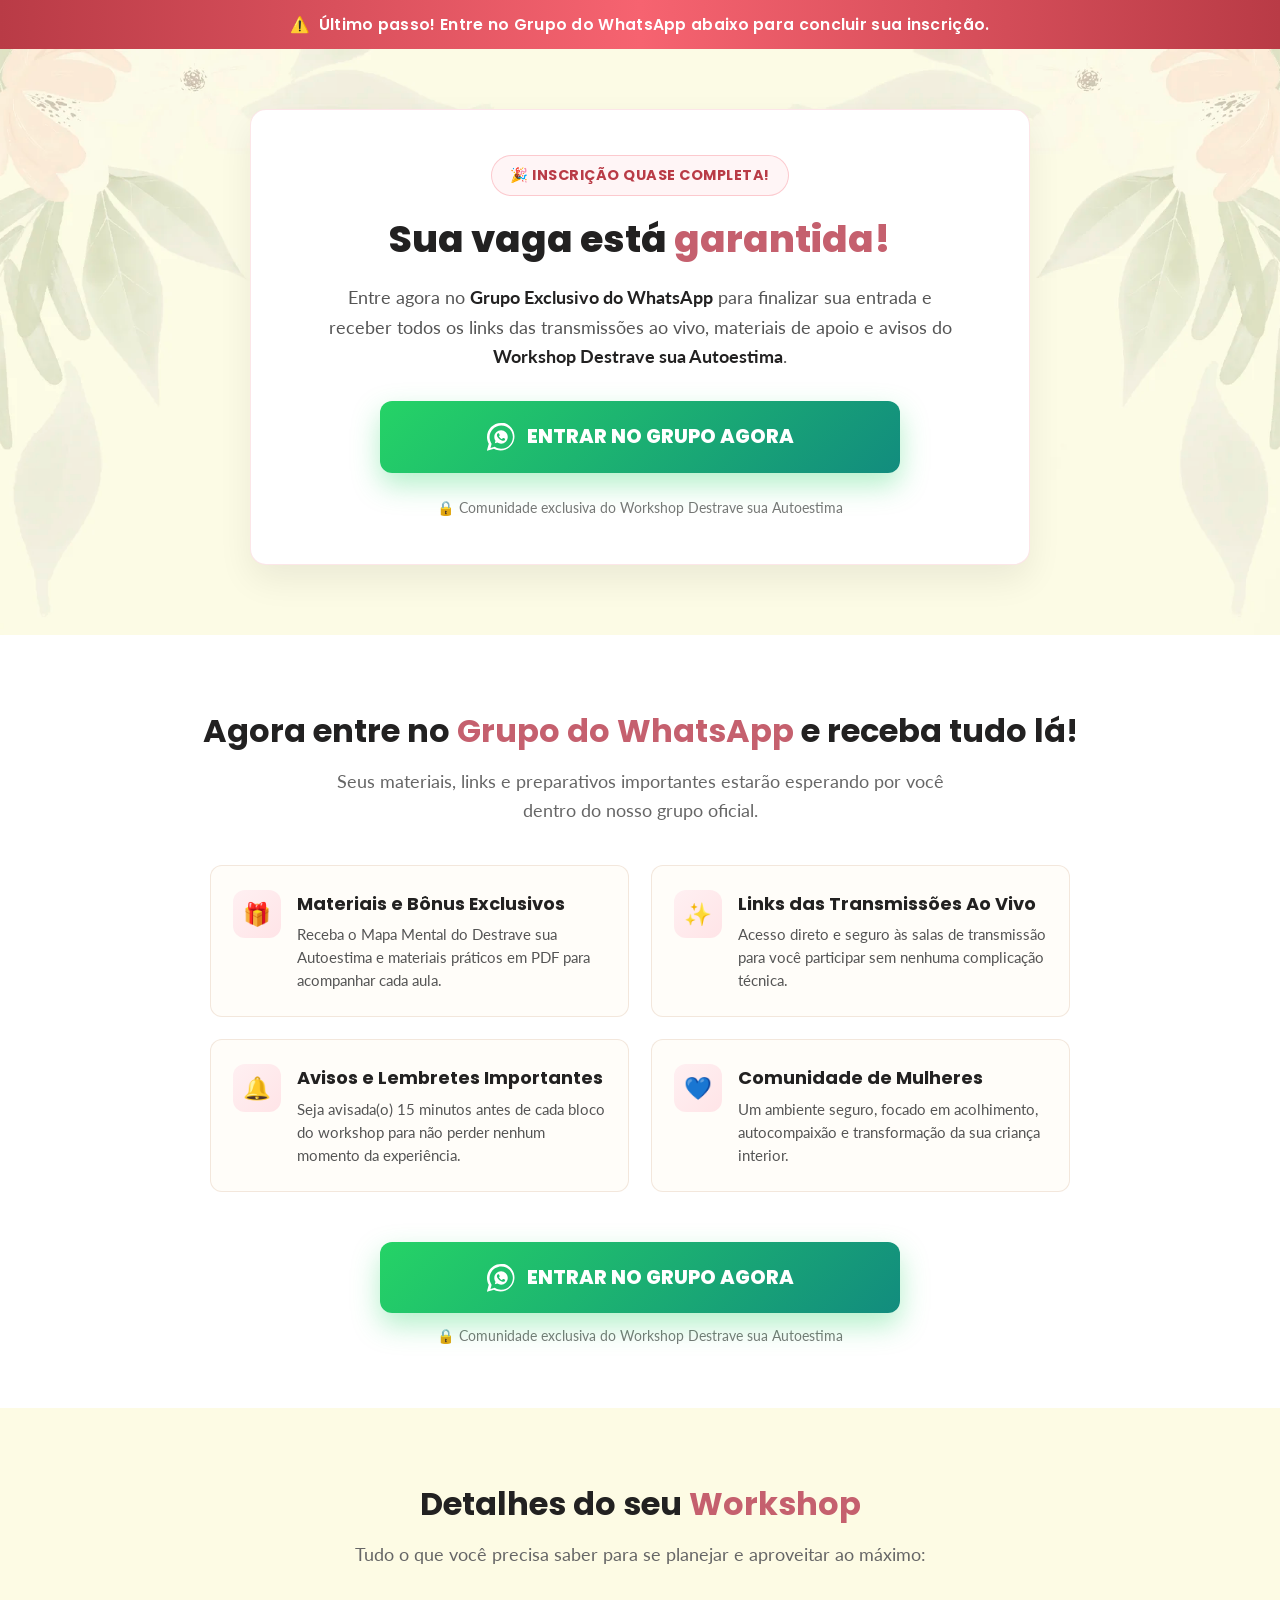
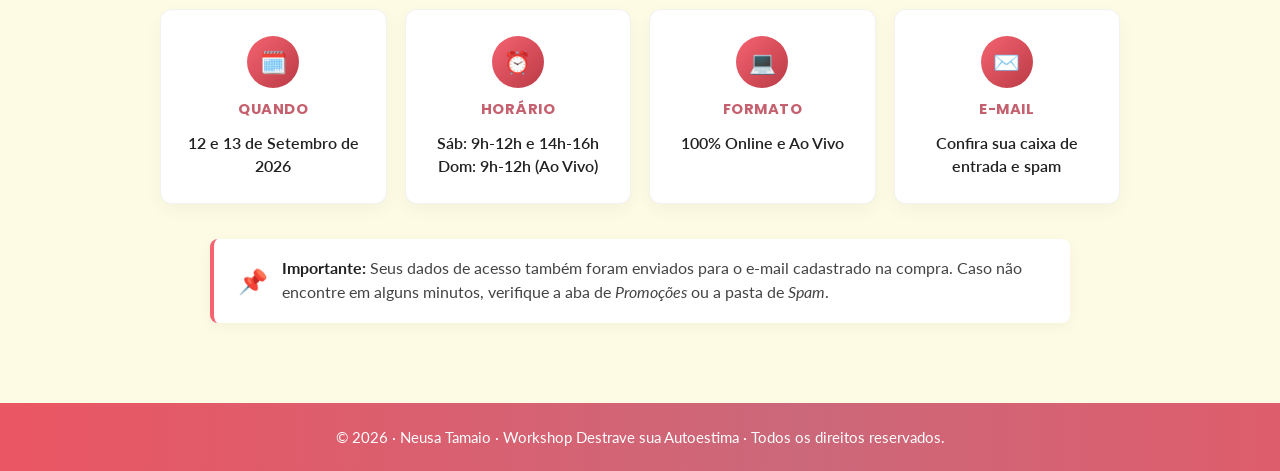
<file: obrigado/index.html>
<!DOCTYPE html>
<html lang="pt-BR">
<head>
  <meta charset="UTF-8">
  <meta name="viewport" content="width=device-width, initial-scale=1.0">
  <title>Inscrição Confirmada! · Workshop Destrave sua Autoestima</title>
  <meta name="description" content="Sua vaga no Workshop Destrave sua Autoestima está confirmada! Entre agora no Grupo VIP do WhatsApp para receber todos os materiais e links de acesso.">
  <link rel="canonical" href="https://jardimconsciente.com.br/workshop-destrave-sua-autoestima/obrigado/">

  <!-- Favicon -->
  <link rel="icon" href="../images/fav-jardim-consciente.png" sizes="32x32">
  <link rel="apple-touch-icon" href="../images/fav-jardim-consciente.png">

  <!-- Google Fonts -->
  <link rel="preconnect" href="https://fonts.googleapis.com">
  <link rel="preconnect" href="https://fonts.gstatic.com" crossorigin>
  <link href="https://fonts.googleapis.com/css2?family=Lato:ital,wght@0,300;0,400;0,700;0,900;1,400;1,600;1,700&family=Poppins:ital,wght@0,400;0,500;0,600;0,700;0,800;1,600;1,700&display=swap" rel="stylesheet">

  <!-- Stylesheets -->
  <link rel="stylesheet" href="../css/style.css">
  <link rel="stylesheet" href="../css/obrigado.css">

  <!-- Meta Pixel Code -->
  <script>
    !function(f,b,e,v,n,t,s)
    {if(f.fbq)return;n=f.fbq=function(){n.callMethod?
    n.callMethod.apply(n,arguments):n.queue.push(arguments)};
    if(!f._fbq)f._fbq=n;n.push=n;n.loaded=!0;n.version='2.0';
    n.queue=[];t=b.createElement(e);t.async=!0;
    t.src=v;s=b.getElementsByTagName(e)[0];
    s.parentNode.insertBefore(t,s)}(window, document,'script',
    'https://connect.facebook.net/en_US/fbevents.js');
    fbq('init', '957910730667452');
    fbq('track', 'PageView');
    fbq('track', 'Purchase', { currency: 'BRL', value: 49.00 });
  </script>
  <noscript><img height="1" width="1" style="display:none"
    src="https://www.facebook.com/tr?id=957910730667452&ev=PageView&noscript=1"
  /></noscript>
  <!-- End Meta Pixel Code -->
</head>
<body>

  <!-- =========================================================================
       TOP NOTICE BAR
       ========================================================================= -->
  <div class="obrigado-top-bar">
    <span class="alert-pulse">⚠️</span>
    <span>Último passo! Entre no Grupo do WhatsApp abaixo para concluir sua inscrição.</span>
  </div>

  <main>
    <!-- =========================================================================
         SECTION 1: HERO / CONFIRMATION & MAIN WHATSAPP CTA
         ========================================================================= -->
    <section class="obrigado-hero">
      <div class="container">
        <div class="obrigado-card-main">
          
          <div class="obrigado-badge">
            <span>🎉 Inscrição Quase Completa!</span>
          </div>

          <h1 class="obrigado-title">
            Sua vaga está <span class="color-rose">garantida!</span>
          </h1>

          <p class="obrigado-subtitle">
            Entre agora no <strong>Grupo Exclusivo do WhatsApp</strong> para finalizar sua entrada e receber todos os links das transmissões ao vivo, materiais de apoio e avisos do <strong>Workshop Destrave sua Autoestima</strong>.
          </p>

          <a href="https://chat.whatsapp.com/EQ3tBBslyHBFWDgLTvkC4j" target="_blank" rel="noopener noreferrer" class="btn-whatsapp-cta">
            <svg class="whatsapp-icon-svg" viewBox="0 0 24 24" fill="currentColor">
              <path d="M12.031 6.172c-3.181 0-5.767 2.586-5.768 5.766-.001 1.298.38 2.27 1.019 3.287l-.582 2.128 2.182-.573c.978.58 1.911.928 3.145.929 3.178 0 5.767-2.587 5.768-5.766.001-3.187-2.575-5.77-5.764-5.771zm3.392 8.244c-.144.405-.837.774-1.17.824-.299.045-.677.063-1.092-.069-.252-.08-.575-.187-.988-.365-1.739-.751-2.874-2.502-2.961-2.617-.087-.116-.708-.94-.708-1.793s.448-1.273.607-1.446c.159-.173.346-.217.462-.217l.332.006c.106.005.249-.04.39.298.144.347.491 1.2.534 1.287.043.087.072.188.014.304-.058.116-.087.188-.173.289l-.26.304c-.087.086-.177.18-.076.354.101.174.449.741.964 1.201.662.591 1.221.774 1.394.86s.275.072.376-.043c.101-.116.433-.506.549-.68.116-.173.231-.145.39-.087s1.011.477 1.184.564.289.13.332.202c.045.072.045.419-.1.824zm-3.423-14.416c-6.627 0-12 5.373-12 12 0 2.112.551 4.095 1.517 5.825l-1.611 5.889 6.046-1.585c1.668.91 3.57 1.432 5.597 1.432 6.627 0 12-5.373 12-12 0-6.627-5.373-12-12-12zm0 22.083c-1.849 0-3.567-.518-5.029-1.417l-.36-.22-3.589.941.957-3.498-.242-.385c-.991-1.572-1.537-3.424-1.537-5.404 0-5.514 4.486-10 10-10 5.514 0 10 4.486 10 10 0 5.514-4.486 10-10 10z"/>
            </svg>
            <span>ENTRAR NO GRUPO AGORA</span>
          </a>

          <div class="cta-lock-text">
            <span>🔒 Comunidade exclusiva do Workshop Destrave sua Autoestima</span>
          </div>

        </div>
      </div>
    </section>

    <!-- =========================================================================
         SECTION 2: O QUE VOCÊ RECEBERÁ NO GRUPO
         ========================================================================= -->
    <section class="obrigado-benefits">
      <div class="container">
        
        <h2 class="section-obrigado-title">
          Agora entre no <span>Grupo do WhatsApp</span> e receba tudo lá!
        </h2>

        <p class="section-obrigado-subtitle">
          Seus materiais, links e preparativos importantes estarão esperando por você dentro do nosso grupo oficial.
        </p>

        <div class="benefits-grid">
          
          <div class="benefit-card">
            <div class="benefit-icon-box">🎁</div>
            <div class="benefit-text">
              <h4>Materiais e Bônus Exclusivos</h4>
              <p>Receba o Mapa Mental do Destrave sua Autoestima e materiais práticos em PDF para acompanhar cada aula.</p>
            </div>
          </div>

          <div class="benefit-card">
            <div class="benefit-icon-box">✨</div>
            <div class="benefit-text">
              <h4>Links das Transmissões Ao Vivo</h4>
              <p>Acesso direto e seguro às salas de transmissão para você participar sem nenhuma complicação técnica.</p>
            </div>
          </div>

          <div class="benefit-card">
            <div class="benefit-icon-box">🔔</div>
            <div class="benefit-text">
              <h4>Avisos e Lembretes Importantes</h4>
              <p>Seja avisada(o) 15 minutos antes de cada bloco do workshop para não perder nenhum momento da experiência.</p>
            </div>
          </div>

          <div class="benefit-card">
            <div class="benefit-icon-box">💙</div>
            <div class="benefit-text">
              <h4>Comunidade de Mulheres</h4>
              <p>Um ambiente seguro, focado em acolhimento, autocompaixão e transformação da sua criança interior.</p>
            </div>
          </div>

        </div>

        <div class="benefits-cta-wrap">
          <a href="https://chat.whatsapp.com/EQ3tBBslyHBFWDgLTvkC4j" target="_blank" rel="noopener noreferrer" class="btn-whatsapp-cta">
            <svg class="whatsapp-icon-svg" viewBox="0 0 24 24" fill="currentColor">
              <path d="M12.031 6.172c-3.181 0-5.767 2.586-5.768 5.766-.001 1.298.38 2.27 1.019 3.287l-.582 2.128 2.182-.573c.978.58 1.911.928 3.145.929 3.178 0 5.767-2.587 5.768-5.766.001-3.187-2.575-5.77-5.764-5.771zm3.392 8.244c-.144.405-.837.774-1.17.824-.299.045-.677.063-1.092-.069-.252-.08-.575-.187-.988-.365-1.739-.751-2.874-2.502-2.961-2.617-.087-.116-.708-.94-.708-1.793s.448-1.273.607-1.446c.159-.173.346-.217.462-.217l.332.006c.106.005.249-.04.39.298.144.347.491 1.2.534 1.287.043.087.072.188.014.304-.058.116-.087.188-.173.289l-.26.304c-.087.086-.177.18-.076.354.101.174.449.741.964 1.201.662.591 1.221.774 1.394.86s.275.072.376-.043c.101-.116.433-.506.549-.68.116-.173.231-.145.39-.087s1.011.477 1.184.564.289.13.332.202c.045.072.045.419-.1.824zm-3.423-14.416c-6.627 0-12 5.373-12 12 0 2.112.551 4.095 1.517 5.825l-1.611 5.889 6.046-1.585c1.668.91 3.57 1.432 5.597 1.432 6.627 0 12-5.373 12-12 0-6.627-5.373-12-12-12zm0 22.083c-1.849 0-3.567-.518-5.029-1.417l-.36-.22-3.589.941.957-3.498-.242-.385c-.991-1.572-1.537-3.424-1.537-5.404 0-5.514 4.486-10 10-10 5.514 0 10 4.486 10 10 0 5.514-4.486 10-10 10z"/>
            </svg>
            <span>ENTRAR NO GRUPO AGORA</span>
          </a>
          <span class="cta-lock-text">🔒 Comunidade exclusiva do Workshop Destrave sua Autoestima</span>
        </div>

      </div>
    </section>

    <!-- =========================================================================
         SECTION 3: DETALHES DO EVENTO
         ========================================================================= -->
    <section class="obrigado-details">
      <div class="container">
        
        <h2 class="section-obrigado-title">
          Detalhes do seu <span>Workshop</span>
        </h2>

        <p class="section-obrigado-subtitle">
          Tudo o que você precisa saber para se planejar e aproveitar ao máximo:
        </p>

        <div class="details-grid">
          
          <div class="detail-card">
            <div class="detail-icon-circle">🗓️</div>
            <div class="detail-label">Quando</div>
            <div class="detail-value">12 e 13 de Setembro de 2026</div>
          </div>

          <div class="detail-card">
            <div class="detail-icon-circle">⏰</div>
            <div class="detail-label">Horário</div>
            <div class="detail-value">Sáb: 9h-12h e 14h-16h<br>Dom: 9h-12h (Ao Vivo)</div>
          </div>

          <div class="detail-card">
            <div class="detail-icon-circle">💻</div>
            <div class="detail-label">Formato</div>
            <div class="detail-value">100% Online e Ao Vivo</div>
          </div>

          <div class="detail-card">
            <div class="detail-icon-circle">✉️</div>
            <div class="detail-label">E-mail</div>
            <div class="detail-value">Confira sua caixa de entrada e spam</div>
          </div>

        </div>

        <div class="obrigado-email-tip">
          <span style="font-size: 1.5rem;">📌</span>
          <p>
            <strong>Importante:</strong> Seus dados de acesso também foram enviados para o e-mail cadastrado na compra. Caso não encontre em alguns minutos, verifique a aba de <em>Promoções</em> ou a pasta de <em>Spam</em>.
          </p>
        </div>

      </div>
    </section>
  </main>

  <!-- =========================================================================
       FOOTER
       ========================================================================= -->
  <footer class="site-footer">
    <div class="container">
      <p class="footer-text">© 2026 · Neusa Tamaio · Workshop Destrave sua Autoestima · Todos os direitos reservados.</p>
    </div>
  </footer>

  <!-- UTM & SCK Tracking JS -->
  <script src="../js/main.js"></script>
</body>
</html>
</file>
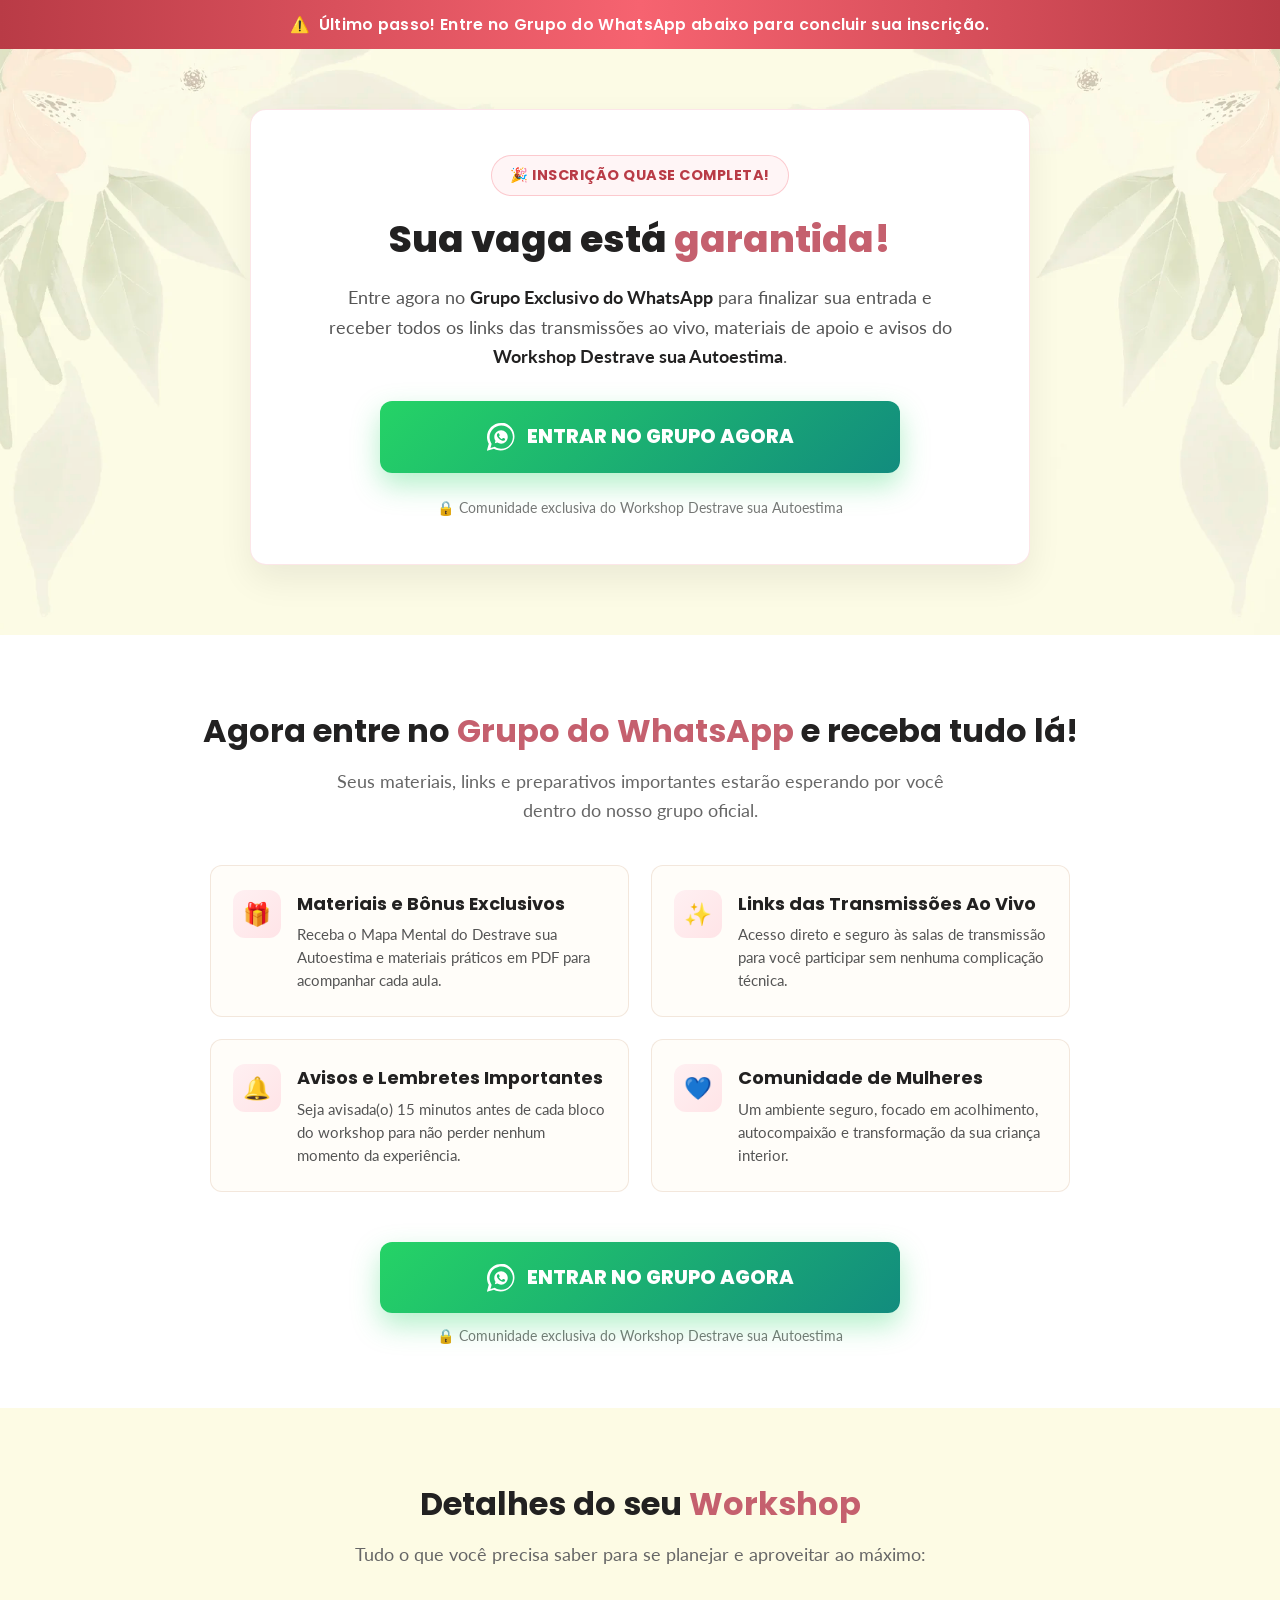
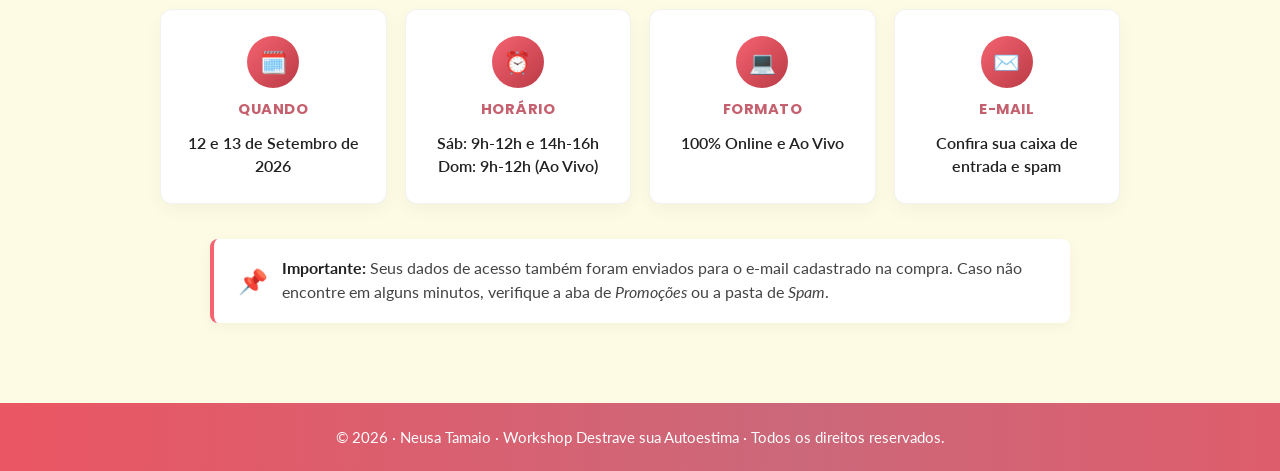
<file: obrigado.html>
<!DOCTYPE html>
<html lang="pt-BR">
<head>
  <meta charset="UTF-8">
  <meta name="viewport" content="width=device-width, initial-scale=1.0">
  <title>Inscrição Confirmada! · Workshop Destrave sua Autoestima</title>
  <meta name="description" content="Sua vaga no Workshop Destrave sua Autoestima está confirmada! Entre agora no Grupo VIP do WhatsApp para receber todos os materiais e links de acesso.">
  <link rel="canonical" href="https://jardimconsciente.com.br/workshop-destrave-sua-autoestima/obrigado">

  <!-- Favicon -->
  <link rel="icon" href="images/fav-jardim-consciente.png" sizes="32x32">
  <link rel="apple-touch-icon" href="images/fav-jardim-consciente.png">

  <!-- Google Fonts -->
  <link rel="preconnect" href="https://fonts.googleapis.com">
  <link rel="preconnect" href="https://fonts.gstatic.com" crossorigin>
  <link href="https://fonts.googleapis.com/css2?family=Lato:ital,wght@0,300;0,400;0,700;0,900;1,400;1,600;1,700&family=Poppins:ital,wght@0,400;0,500;0,600;0,700;0,800;1,600;1,700&display=swap" rel="stylesheet">

  <!-- Stylesheets -->
  <link rel="stylesheet" href="css/style.css">
  <link rel="stylesheet" href="css/obrigado.css">

  <!-- Meta Pixel Code -->
  <script>
    !function(f,b,e,v,n,t,s)
    {if(f.fbq)return;n=f.fbq=function(){n.callMethod?
    n.callMethod.apply(n,arguments):n.queue.push(arguments)};
    if(!f._fbq)f._fbq=n;n.push=n;n.loaded=!0;n.version='2.0';
    n.queue=[];t=b.createElement(e);t.async=!0;
    t.src=v;s=b.getElementsByTagName(e)[0];
    s.parentNode.insertBefore(t,s)}(window, document,'script',
    'https://connect.facebook.net/en_US/fbevents.js');
    fbq('init', '957910730667452');
    fbq('track', 'PageView');
    fbq('track', 'Purchase', { currency: 'BRL', value: 49.00 });
  </script>
  <noscript><img height="1" width="1" style="display:none"
    src="https://www.facebook.com/tr?id=957910730667452&ev=PageView&noscript=1"
  /></noscript>
  <!-- End Meta Pixel Code -->
</head>
<body>

  <!-- =========================================================================
       TOP NOTICE BAR
       ========================================================================= -->
  <div class="obrigado-top-bar">
    <span class="alert-pulse">⚠️</span>
    <span>Último passo! Entre no Grupo do WhatsApp abaixo para concluir sua inscrição.</span>
  </div>

  <main>
    <!-- =========================================================================
         SECTION 1: HERO / CONFIRMATION & MAIN WHATSAPP CTA
         ========================================================================= -->
    <section class="obrigado-hero">
      <div class="container">
        <div class="obrigado-card-main">
          
          <div class="obrigado-badge">
            <span>🎉 Inscrição Quase Completa!</span>
          </div>

          <h1 class="obrigado-title">
            Sua vaga está <span class="color-rose">garantida!</span>
          </h1>

          <p class="obrigado-subtitle">
            Entre agora no <strong>Grupo Exclusivo do WhatsApp</strong> para finalizar sua entrada e receber todos os links das transmissões ao vivo, materiais de apoio e avisos do <strong>Workshop Destrave sua Autoestima</strong>.
          </p>

          <a href="https://chat.whatsapp.com/EQ3tBBslyHBFWDgLTvkC4j" target="_blank" rel="noopener noreferrer" class="btn-whatsapp-cta">
            <svg class="whatsapp-icon-svg" viewBox="0 0 24 24" fill="currentColor">
              <path d="M12.031 6.172c-3.181 0-5.767 2.586-5.768 5.766-.001 1.298.38 2.27 1.019 3.287l-.582 2.128 2.182-.573c.978.58 1.911.928 3.145.929 3.178 0 5.767-2.587 5.768-5.766.001-3.187-2.575-5.77-5.764-5.771zm3.392 8.244c-.144.405-.837.774-1.17.824-.299.045-.677.063-1.092-.069-.252-.08-.575-.187-.988-.365-1.739-.751-2.874-2.502-2.961-2.617-.087-.116-.708-.94-.708-1.793s.448-1.273.607-1.446c.159-.173.346-.217.462-.217l.332.006c.106.005.249-.04.39.298.144.347.491 1.2.534 1.287.043.087.072.188.014.304-.058.116-.087.188-.173.289l-.26.304c-.087.086-.177.18-.076.354.101.174.449.741.964 1.201.662.591 1.221.774 1.394.86s.275.072.376-.043c.101-.116.433-.506.549-.68.116-.173.231-.145.39-.087s1.011.477 1.184.564.289.13.332.202c.045.072.045.419-.1.824zm-3.423-14.416c-6.627 0-12 5.373-12 12 0 2.112.551 4.095 1.517 5.825l-1.611 5.889 6.046-1.585c1.668.91 3.57 1.432 5.597 1.432 6.627 0 12-5.373 12-12 0-6.627-5.373-12-12-12zm0 22.083c-1.849 0-3.567-.518-5.029-1.417l-.36-.22-3.589.941.957-3.498-.242-.385c-.991-1.572-1.537-3.424-1.537-5.404 0-5.514 4.486-10 10-10 5.514 0 10 4.486 10 10 0 5.514-4.486 10-10 10z"/>
            </svg>
            <span>ENTRAR NO GRUPO AGORA</span>
          </a>

          <div class="cta-lock-text">
            <span>🔒 Comunidade exclusiva do Workshop Destrave sua Autoestima</span>
          </div>

        </div>
      </div>
    </section>

    <!-- =========================================================================
         SECTION 2: O QUE VOCÊ RECEBERÁ NO GRUPO
         ========================================================================= -->
    <section class="obrigado-benefits">
      <div class="container">
        
        <h2 class="section-obrigado-title">
          Agora entre no <span>Grupo do WhatsApp</span> e receba tudo lá!
        </h2>

        <p class="section-obrigado-subtitle">
          Seus materiais, links e preparativos importantes estarão esperando por você dentro do nosso grupo oficial.
        </p>

        <div class="benefits-grid">
          
          <div class="benefit-card">
            <div class="benefit-icon-box">🎁</div>
            <div class="benefit-text">
              <h4>Materiais e Bônus Exclusivos</h4>
              <p>Receba o Mapa Mental do Destrave sua Autoestima e materiais práticos em PDF para acompanhar cada aula.</p>
            </div>
          </div>

          <div class="benefit-card">
            <div class="benefit-icon-box">✨</div>
            <div class="benefit-text">
              <h4>Links das Transmissões Ao Vivo</h4>
              <p>Acesso direto e seguro às salas de transmissão para você participar sem nenhuma complicação técnica.</p>
            </div>
          </div>

          <div class="benefit-card">
            <div class="benefit-icon-box">🔔</div>
            <div class="benefit-text">
              <h4>Avisos e Lembretes Importantes</h4>
              <p>Seja avisada(o) 15 minutos antes de cada bloco do workshop para não perder nenhum momento da experiência.</p>
            </div>
          </div>

          <div class="benefit-card">
            <div class="benefit-icon-box">💙</div>
            <div class="benefit-text">
              <h4>Comunidade de Mulheres</h4>
              <p>Um ambiente seguro, focado em acolhimento, autocompaixão e transformação da sua criança interior.</p>
            </div>
          </div>

        </div>

        <div class="benefits-cta-wrap">
          <a href="https://chat.whatsapp.com/EQ3tBBslyHBFWDgLTvkC4j" target="_blank" rel="noopener noreferrer" class="btn-whatsapp-cta">
            <svg class="whatsapp-icon-svg" viewBox="0 0 24 24" fill="currentColor">
              <path d="M12.031 6.172c-3.181 0-5.767 2.586-5.768 5.766-.001 1.298.38 2.27 1.019 3.287l-.582 2.128 2.182-.573c.978.58 1.911.928 3.145.929 3.178 0 5.767-2.587 5.768-5.766.001-3.187-2.575-5.77-5.764-5.771zm3.392 8.244c-.144.405-.837.774-1.17.824-.299.045-.677.063-1.092-.069-.252-.08-.575-.187-.988-.365-1.739-.751-2.874-2.502-2.961-2.617-.087-.116-.708-.94-.708-1.793s.448-1.273.607-1.446c.159-.173.346-.217.462-.217l.332.006c.106.005.249-.04.39.298.144.347.491 1.2.534 1.287.043.087.072.188.014.304-.058.116-.087.188-.173.289l-.26.304c-.087.086-.177.18-.076.354.101.174.449.741.964 1.201.662.591 1.221.774 1.394.86s.275.072.376-.043c.101-.116.433-.506.549-.68.116-.173.231-.145.39-.087s1.011.477 1.184.564.289.13.332.202c.045.072.045.419-.1.824zm-3.423-14.416c-6.627 0-12 5.373-12 12 0 2.112.551 4.095 1.517 5.825l-1.611 5.889 6.046-1.585c1.668.91 3.57 1.432 5.597 1.432 6.627 0 12-5.373 12-12 0-6.627-5.373-12-12-12zm0 22.083c-1.849 0-3.567-.518-5.029-1.417l-.36-.22-3.589.941.957-3.498-.242-.385c-.991-1.572-1.537-3.424-1.537-5.404 0-5.514 4.486-10 10-10 5.514 0 10 4.486 10 10 0 5.514-4.486 10-10 10z"/>
            </svg>
            <span>ENTRAR NO GRUPO AGORA</span>
          </a>
          <span class="cta-lock-text">🔒 Comunidade exclusiva do Workshop Destrave sua Autoestima</span>
        </div>

      </div>
    </section>

    <!-- =========================================================================
         SECTION 3: DETALHES DO EVENTO
         ========================================================================= -->
    <section class="obrigado-details">
      <div class="container">
        
        <h2 class="section-obrigado-title">
          Detalhes do seu <span>Workshop</span>
        </h2>

        <p class="section-obrigado-subtitle">
          Tudo o que você precisa saber para se planejar e aproveitar ao máximo:
        </p>

        <div class="details-grid">
          
          <div class="detail-card">
            <div class="detail-icon-circle">🗓️</div>
            <div class="detail-label">Quando</div>
            <div class="detail-value">12 e 13 de Setembro de 2026</div>
          </div>

          <div class="detail-card">
            <div class="detail-icon-circle">⏰</div>
            <div class="detail-label">Horário</div>
            <div class="detail-value">Sáb: 9h-12h e 14h-16h<br>Dom: 9h-12h (Ao Vivo)</div>
          </div>

          <div class="detail-card">
            <div class="detail-icon-circle">💻</div>
            <div class="detail-label">Formato</div>
            <div class="detail-value">100% Online e Ao Vivo</div>
          </div>

          <div class="detail-card">
            <div class="detail-icon-circle">✉️</div>
            <div class="detail-label">E-mail</div>
            <div class="detail-value">Confira sua caixa de entrada e spam</div>
          </div>

        </div>

        <div class="obrigado-email-tip">
          <span style="font-size: 1.5rem;">📌</span>
          <p>
            <strong>Importante:</strong> Seus dados de acesso também foram enviados para o e-mail cadastrado na compra. Caso não encontre em alguns minutos, verifique a aba de <em>Promoções</em> ou a pasta de <em>Spam</em>.
          </p>
        </div>

      </div>
    </section>
  </main>

  <!-- =========================================================================
       FOOTER
       ========================================================================= -->
  <footer class="site-footer">
    <div class="container">
      <p class="footer-text">© 2026 · Neusa Tamaio · Workshop Destrave sua Autoestima · Todos os direitos reservados.</p>
    </div>
  </footer>

  <!-- UTM & SCK Tracking JS -->
  <script src="js/main.js"></script>
</body>
</html>
</file>
<file: css/style.css>
/* ==========================================================================
   WORKSHOP DESTRAVE SUA AUTOESTIMA - 100% FAITHFUL REPLICA
   Pure Vanilla CSS - Pixel Perfect & High Visual Fidelity
   ========================================================================== */

:root {
  /* Color Palette */
  --bg-white: #FFFFFF;
  --bg-cream: #FDFBE4;
  --bg-light-rose: #FFF5F6;
  --bg-terracotta: #D6B29A;
  
  --color-green-btn-1: #659152;
  --color-green-btn-2: #74BF54;
  --color-primary-pink: #F66370;
  --color-primary-burgundy: #B93B46;
  --color-rose: #C5606E;
  --color-terracotta: #D6B29A;
  
  --text-dark: #222121;
  --text-black: #000000;
  --text-body: #333333;
  --text-muted: #555555;
  --text-white: #FFFFFF;
  
  --card-gradient-pink: linear-gradient(148deg, #F66370 0%, #B93B46 100%);
  --btn-gradient-green: linear-gradient(to right, #659152 0%, #74BF54 51%, #659152 100%);
  --banner-gradient: linear-gradient(90deg, #EB5663 0%, #CB687A 62.32%, #EB5663 124.64%);
  
  /* Typography */
  --font-heading: 'Poppins', Sans-serif;
  --font-body: 'Lato', Sans-serif;
  
  /* Spacing & Borders */
  --container-max-width: 1140px;
  --radius-sm: 5px;
  --radius-md: 10px;
  --radius-lg: 14px;
  --radius-pill: 50px;
  
  /* Shadows */
  --shadow-sm: 0 4px 15px rgba(0, 0, 0, 0.06);
  --shadow-md: 0 10px 30px rgba(0, 0, 0, 0.09);
  --shadow-lg: 0 22px 30px rgba(0, 0, 0, 0.24);
  --shadow-pink: 0 12px 28px rgba(246, 99, 112, 0.35);
  --shadow-green: 0 8px 25px rgba(101, 145, 82, 0.4);
}

/* Base Reset */
*, *::before, *::after {
  margin: 0;
  padding: 0;
  box-sizing: border-box;
}

html {
  scroll-behavior: smooth;
  font-size: 16px;
}

body {
  background-color: var(--bg-white);
  color: var(--text-body);
  font-family: var(--font-body);
  font-weight: 400;
  line-height: 1.6;
  -webkit-font-smoothing: antialiased;
  -moz-osx-font-smoothing: grayscale;
  overflow-x: hidden;
}

img {
  max-width: 100%;
  height: auto;
  display: block;
}

a {
  color: inherit;
  text-decoration: none;
  transition: all 0.25s ease;
}

ul {
  list-style: none;
}

.container {
  max-width: var(--container-max-width);
  margin: 0 auto;
  width: 100%;
  padding: 0 20px;
}

.color1, .color-rose {
  color: var(--color-rose) !important;
}

.color-green {
  color: var(--color-green-btn-1) !important;
}

/* ==========================================================================
   BUTTONS & CTAs (.btn-grad)
   ========================================================================== */

.btn-grad {
  display: inline-flex;
  align-items: center;
  justify-content: center;
  background-image: var(--btn-gradient-green);
  background-size: 200% auto;
  color: #ffffff !important;
  font-family: var(--font-body);
  font-size: 20px;
  font-weight: 800;
  font-style: italic;
  letter-spacing: 0.6px;
  text-transform: uppercase;
  padding: 18px 45px;
  border-radius: var(--radius-md);
  border: 1px solid rgba(255, 255, 255, 0.36);
  cursor: pointer;
  box-shadow: var(--shadow-green);
  transition: all 0.4s ease;
  text-align: center;
}

.btn-grad:hover {
  background-position: right center;
  color: #ffffff;
  transform: translateY(-2px);
  box-shadow: 0 12px 30px rgba(101, 145, 82, 0.6);
}

.btn-grad:active {
  transform: translateY(0);
}

.btn-pulse {
  animation: pulse-green 2.5s infinite;
}

@keyframes pulse-green {
  0% {
    box-shadow: 0 0 0 0 rgba(116, 191, 84, 0.6);
  }
  70% {
    box-shadow: 0 0 0 16px rgba(116, 191, 84, 0);
  }
  100% {
    box-shadow: 0 0 0 0 rgba(116, 191, 84, 0);
  }
}

.divider {
  width: 100%;
  height: 1px;
  background: #E5E5E5;
  margin: 25px 0;
}

/* ==========================================================================
   SECTION 1: HERO SECTION (LIGHT WARM PEACH BACKGROUND #D6B29A)
   ========================================================================== */

.hero-section {
  position: relative;
  min-height: 850px;
  display: flex;
  align-items: center;
  background-color: #D6B29A;
  background-image: url('../images/111604.webp');
  background-position: top center;
  background-repeat: no-repeat;
  background-size: cover;
  padding: 50px 0 60px;
  border-top: 4px solid #EB5663;
  border-image: linear-gradient(90deg, #EB5663 0%, #CB687A 62.32%, #EB5663 124.64%) 4;
}

.hero-content {
  max-width: 550px;
  display: flex;
  flex-direction: column;
  align-items: flex-start;
  gap: 18px;
  z-index: 2;
}

/* Tag Box Top */
.hero-tag-box {
  background-color: rgba(255, 255, 255, 0.72);
  border-radius: var(--radius-md);
  padding: 12px 24px;
  box-shadow: 0 4px 15px rgba(0, 0, 0, 0.05);
}

.hero-tag-text {
  font-family: var(--font-body);
  font-size: 1.45rem;
  font-weight: 800;
  font-style: italic;
  color: var(--text-black);
  text-transform: uppercase;
  letter-spacing: 0.5px;
  line-height: 1.2;
}

/* Date / Time / Live Capsule */
.hero-meta-capsule {
  background-color: rgba(255, 255, 255, 0.72);
  border-radius: var(--radius-pill);
  padding: 10px 22px;
  box-shadow: 0 4px 15px rgba(0, 0, 0, 0.05);
  display: inline-flex;
  align-items: center;
  flex-wrap: wrap;
  gap: 12px;
}

.hero-meta-item {
  display: inline-flex;
  align-items: center;
  gap: 8px;
  font-family: var(--font-heading);
  font-size: 0.95rem;
  font-weight: 700;
  color: var(--text-black);
}

.hero-meta-divider {
  color: rgba(0, 0, 0, 0.35);
  font-weight: 300;
  font-size: 1.1rem;
}

.hero-meta-item .meta-icon {
  width: 20px;
  height: 20px;
  display: inline-flex;
  align-items: center;
  justify-content: center;
  flex-shrink: 0;
}

/* Headline */
.hero-headline {
  font-family: var(--font-body);
  font-size: 1.95rem;
  font-weight: 500;
  font-style: italic;
  line-height: 1.25;
  color: var(--text-black);
  margin-top: 5px;
}

.hero-headline strong {
  font-weight: 800;
  color: var(--text-black);
}

/* Subheadline */
.hero-subheadline {
  font-family: var(--font-body);
  font-size: 1.18rem;
  font-weight: 600;
  line-height: 1.5;
  color: var(--text-black);
}

.hero-subheadline strong {
  font-weight: 800;
  color: var(--text-black);
}

.hero-cta-wrapper {
  margin-top: 10px;
}

/* ==========================================================================
   SECTION 2: POR QUE VOCÊ TEM BAIXA AUTOESTIMA (VIBRANT PINK GRADIENT CARD)
   ========================================================================== */

.section-reasons {
  background-color: var(--bg-white);
  padding: 80px 0;
}

.reasons-box {
  background-image: var(--card-gradient-pink);
  border-radius: var(--radius-md);
  padding: 55px 50px;
  box-shadow: var(--shadow-pink);
  color: var(--text-white);
}

.reasons-tag {
  font-family: var(--font-heading);
  font-size: 1.15rem;
  font-weight: 800;
  letter-spacing: 1px;
  color: #FFE6E9;
  text-transform: uppercase;
  margin-bottom: 12px;
}

.reasons-title {
  font-family: var(--font-heading);
  font-size: 2rem;
  font-weight: 700;
  line-height: 1.35;
  color: #FFFFFF;
  margin-bottom: 35px;
}

.reasons-list {
  display: flex;
  flex-direction: column;
  gap: 22px;
}

.reasons-item {
  display: flex;
  align-items: flex-start;
  gap: 16px;
  font-size: 1.18rem;
  line-height: 1.6;
  color: #FFFFFF;
}

.reasons-item strong {
  color: #FFF2A6;
  font-weight: 800;
}

.item-icon {
  width: 24px;
  height: 24px;
  flex-shrink: 0;
  margin-top: 4px;
}

/* ==========================================================================
   SECTION 3: SPOILER (WARM LIGHT ACCENT)
   ========================================================================== */

.section-spoiler {
  background-color: var(--bg-white);
  padding: 30px 0;
}

.spoiler-box {
  background: #FFF5F6;
  border-left: 5px solid var(--color-primary-pink);
  border-radius: 0 var(--radius-md) var(--radius-md) 0;
  padding: 25px 30px;
  max-width: 950px;
  margin: 0 auto;
}

.spoiler-text {
  font-family: var(--font-heading);
  font-size: 1.25rem;
  text-align: center;
  color: var(--text-dark);
  line-height: 1.6;
}

.spoiler-text em {
  font-style: italic;
  color: var(--color-primary-burgundy);
  font-weight: 700;
}

.spoiler-text strong {
  font-weight: 800;
  color: var(--color-primary-burgundy);
  text-decoration: underline;
  text-decoration-color: var(--color-primary-pink);
  text-underline-offset: 4px;
}

/* ==========================================================================
   SECTION 4: CRUCIAL PARA ALCANÇAR AUTOESTIMA SAUDÁVEL (CLEAN WHITE & CITATIONS)
   ========================================================================== */

.section-crucial {
  background-color: var(--bg-white);
  padding: 60px 0 80px;
}

.crucial-box {
  background: var(--bg-white);
  border: 1px solid #EFEFEF;
  border-radius: var(--radius-md);
  padding: 50px 45px;
  box-shadow: var(--shadow-md);
}

.crucial-title {
  font-family: var(--font-body);
  font-size: 1.85rem;
  font-weight: 600;
  font-style: italic;
  line-height: 1.35;
  color: var(--text-dark);
  text-align: center;
  margin-bottom: 25px;
}

.crucial-content {
  display: flex;
  flex-direction: column;
  gap: 20px;
  font-size: 1.18rem;
  line-height: 1.65;
  color: var(--text-body);
}

.crucial-content p strong {
  color: var(--text-dark);
  display: block;
}

.citation-card {
  background: #FFF5F6;
  border-left: 4px solid var(--color-primary-pink);
  padding: 18px 22px;
  border-radius: 0 var(--radius-sm) var(--radius-sm) 0;
  margin: 6px 0 12px;
}

.citation-card .quote {
  font-style: italic;
  color: var(--color-primary-burgundy);
  font-weight: 700;
  font-size: 1.1rem;
  margin-bottom: 5px;
}

.citation-card .source {
  font-size: 0.95rem;
  color: var(--text-muted);
}

/* ==========================================================================
   SECTION 5: O MÉTODO EM 6 PASSOS (COLORFUL PINK GRADIENT CARDS)
   ========================================================================== */

.section-method {
  background-color: var(--bg-white);
  padding: 80px 0;
  position: relative;
}

.section-header-centered {
  text-align: center;
  max-width: 800px;
  margin: 0 auto 50px;
}

.method-title {
  font-family: var(--font-body);
  font-size: 2.2rem;
  font-weight: 600;
  font-style: italic;
  line-height: 1.3;
  color: var(--text-dark);
}

.method-title span {
  color: var(--color-rose);
  font-weight: 700;
}

.steps-grid {
  display: grid;
  grid-template-columns: repeat(3, 1fr);
  gap: 25px;
  margin-bottom: 50px;
}

.step-card {
  background-image: var(--card-gradient-pink);
  border-radius: var(--radius-md);
  padding: 35px 30px;
  display: flex;
  flex-direction: column;
  box-shadow: 0 10px 25px rgba(246, 99, 112, 0.25);
  color: #ffffff;
  transition: transform 0.3s ease, box-shadow 0.3s ease;
}

.step-card:hover {
  transform: translateY(-6px);
  box-shadow: 0 16px 35px rgba(246, 99, 112, 0.4);
}

.step-card-title {
  font-family: var(--font-heading);
  font-size: 1.15rem;
  font-weight: 800;
  line-height: 1.4;
  color: #FFFFFF;
  text-transform: uppercase;
}

.step-card-divider {
  width: 100%;
  height: 1px;
  background: rgba(255, 255, 255, 0.35);
  margin: 15px 0 18px;
}

.step-card-desc {
  font-size: 1.05rem;
  line-height: 1.6;
  color: #FFFFFF;
}

.method-result-box {
  background: var(--bg-white);
  border: 2px solid var(--color-primary-pink);
  border-radius: var(--radius-md);
  padding: 24px 30px;
  text-align: center;
  font-family: var(--font-heading);
  font-size: 1.25rem;
  font-weight: 700;
  color: var(--text-dark);
  margin-bottom: 60px;
  box-shadow: var(--shadow-sm);
}

/* Testimonials Carousel */
.testimonials-wrapper {
  margin-top: 50px;
  padding-top: 40px;
  border-top: 1px solid #EEEEEE;
}

.testimonials-title {
  font-family: var(--font-heading);
  font-size: 1.45rem;
  font-weight: 800;
  text-align: center;
  color: var(--color-rose);
  text-transform: uppercase;
  letter-spacing: 0.5px;
  margin-bottom: 35px;
}

.carousel-container {
  position: relative;
  max-width: 100%;
  overflow: hidden;
  padding: 10px 0 35px;
}

.carousel-track {
  display: flex;
  gap: 25px;
  transition: transform 0.45s cubic-bezier(0.25, 1, 0.5, 1);
  will-change: transform;
}

.carousel-slide {
  flex: 0 0 calc(33.333% - 17px);
  border-radius: var(--radius-md);
  overflow: hidden;
  border: 1px solid #EFEFEF;
  box-shadow: var(--shadow-md);
  background: #FFFFFF;
  cursor: pointer;
  transition: transform 0.3s ease, box-shadow 0.3s ease;
}

.carousel-slide:hover {
  transform: translateY(-5px);
  box-shadow: 0 15px 35px rgba(0, 0, 0, 0.15);
}

.carousel-slide img {
  width: 100%;
  height: auto;
  display: block;
}

.carousel-controls {
  display: flex;
  align-items: center;
  justify-content: center;
  gap: 20px;
  margin-top: 20px;
}

.carousel-btn {
  background: var(--color-green-btn-1);
  border: none;
  color: #ffffff;
  width: 44px;
  height: 44px;
  border-radius: 50%;
  display: flex;
  align-items: center;
  justify-content: center;
  cursor: pointer;
  transition: all 0.2s ease;
  box-shadow: 0 4px 12px rgba(101, 145, 82, 0.3);
}

.carousel-btn:hover {
  background: var(--color-green-btn-2);
  transform: scale(1.1);
}

.carousel-dots {
  display: flex;
  gap: 8px;
}

.carousel-dot {
  width: 10px;
  height: 10px;
  border-radius: 50%;
  background: #D5D8DC;
  cursor: pointer;
  transition: all 0.3s ease;
}

.carousel-dot.active {
  background: var(--color-green-btn-1);
  width: 24px;
  border-radius: 10px;
}

/* Lightbox Modal */
.lightbox-modal {
  display: none;
  position: fixed;
  top: 0;
  left: 0;
  width: 100%;
  height: 100%;
  background: rgba(0, 0, 0, 0.88);
  backdrop-filter: blur(8px);
  z-index: 9999;
  align-items: center;
  justify-content: center;
  padding: 20px;
}

.lightbox-modal.active {
  display: flex;
}

.lightbox-img {
  max-width: 90%;
  max-height: 88vh;
  border-radius: var(--radius-md);
  box-shadow: 0 20px 50px rgba(0,0,0,0.5);
}

.lightbox-close {
  position: absolute;
  top: 25px;
  right: 25px;
  color: #fff;
  font-size: 2rem;
  cursor: pointer;
  width: 45px;
  height: 45px;
  display: flex;
  align-items: center;
  justify-content: center;
  background: rgba(255, 255, 255, 0.2);
  border: none;
  border-radius: 50%;
  transition: background 0.2s ease;
}

.lightbox-close:hover {
  background: var(--color-primary-pink);
}

/* ==========================================================================
   SECTION 6: NESSE WORKSHOP VOCÊ VAI APRENDER E PRATICAR (GREEN HEADER & WHITE BODY)
   ========================================================================== */

.section-learn {
  background-color: var(--bg-white);
  padding: 80px 0;
}

.learn-wrapper {
  max-width: 980px;
  margin: 0 auto;
  border-radius: var(--radius-md);
  overflow: hidden;
  box-shadow: var(--shadow-lg);
  border: 1px solid #EAEAEA;
}

.learn-header-green {
  background-color: var(--color-green-btn-1);
  color: #FFFFFF;
  padding: 40px 30px;
  text-align: center;
}

.learn-icon-top {
  max-width: 90px;
  margin: 0 auto 15px;
}

.learn-title {
  font-family: var(--font-body);
  font-size: 1.95rem;
  font-weight: 700;
  font-style: italic;
  color: #FFFFFF;
}

.learn-body {
  background-color: #FFFFFF;
  padding: 45px 40px;
}

.learn-list {
  display: flex;
  flex-direction: column;
}

.learn-item {
  display: flex;
  align-items: flex-start;
  gap: 16px;
  font-size: 1.15rem;
  line-height: 1.6;
  color: #000000;
  padding: 18px 0;
  border-bottom: 1px solid #EAEAEA;
}

.learn-item:last-child {
  border-bottom: none;
}

.learn-item strong {
  color: var(--text-dark);
  font-weight: 700;
}

.learn-footer {
  text-align: center;
  margin-top: 30px;
  padding-top: 25px;
  border-top: 1px solid #EAEAEA;
}

.learn-footer-text {
  font-family: var(--font-heading);
  font-size: 1.25rem;
  font-weight: 700;
  color: var(--text-dark);
}

.learn-footer-cta {
  font-size: 1.45rem;
  font-weight: 800;
  color: var(--color-green-btn-1);
  margin-top: 5px;
}

/* ==========================================================================
   SECTION 7: COMO SERÁ O WORKSHOP (CLEAN WHITE WITH HIGHLIGHTS)
   ========================================================================== */

.section-format {
  background-color: var(--bg-white);
  padding: 80px 0;
}

.format-grid {
  display: grid;
  grid-template-columns: 1fr 1.15fr;
  gap: 50px;
  align-items: center;
}

.format-image-wrapper {
  border-radius: var(--radius-md);
  overflow: hidden;
  box-shadow: var(--shadow-md);
}

.format-content {
  display: flex;
  flex-direction: column;
  gap: 25px;
}

.format-title {
  font-family: var(--font-heading);
  font-size: 2rem;
  font-weight: 800;
  color: var(--text-dark);
}

.format-list {
  display: flex;
  flex-direction: column;
  gap: 20px;
}

.format-item {
  display: flex;
  align-items: flex-start;
  gap: 15px;
  font-size: 1.15rem;
  line-height: 1.6;
  color: #333333;
}

.format-item .color1 {
  color: var(--color-rose);
  font-weight: 700;
}

/* ==========================================================================
   SECTION 8: BANNER BORDÔ (VIBRANT PINK GRADIENT)
   ========================================================================== */

.section-banner-viver {
  background: var(--banner-gradient);
  padding: 60px 0;
  text-align: center;
  color: #ffffff;
}

.banner-viver-title {
  font-family: var(--font-heading);
  font-size: 2.1rem;
  font-weight: 800;
  color: #ffffff;
  margin-bottom: 15px;
}

.banner-viver-desc {
  font-size: 1.25rem;
  line-height: 1.65;
  color: #ffffff;
  max-width: 880px;
  margin: 0 auto;
}

/* ==========================================================================
   SECTION 9: OFERTA & INGRESSOS (WARM TERRACOTTA BG & WHITE CARDS)
   ========================================================================== */

.section-pricing {
  background-color: var(--bg-terracotta);
  background-image: url('../images/125604-copy.webp');
  background-position: top center;
  background-repeat: no-repeat;
  background-size: cover;
  padding: 85px 0 95px;
}

.pricing-heading {
  font-family: var(--font-body);
  font-size: 2.15rem;
  font-weight: 600;
  font-style: italic;
  text-align: center;
  color: #000000;
  margin-bottom: 45px;
}

.pricing-grid {
  display: grid;
  grid-template-columns: 1fr 1fr;
  gap: 35px;
  max-width: 1020px;
  margin: 0 auto 50px;
}

.pricing-card {
  background: #FFFFFF;
  border-radius: var(--radius-md);
  padding: 45px 35px;
  display: flex;
  flex-direction: column;
  box-shadow: var(--shadow-lg);
  position: relative;
  transition: transform 0.3s ease;
}

.pricing-card:hover {
  transform: translateY(-6px);
}

.pricing-card-title {
  font-family: var(--font-heading);
  font-size: 1.95rem;
  font-weight: 800;
  color: var(--color-rose);
  margin-bottom: 25px;
  text-align: center;
}

.pricing-list {
  display: flex;
  flex-direction: column;
  gap: 15px;
  margin-bottom: 30px;
  flex-grow: 1;
}

.pricing-item {
  display: flex;
  align-items: center;
  gap: 12px;
  font-size: 1.1rem;
  color: #333333;
}

.pricing-price-box {
  text-align: center;
  margin-bottom: 25px;
}

.price-prefix {
  font-size: 1.15rem;
  color: #666666;
  margin-bottom: 5px;
}

.price-installments {
  font-family: var(--font-heading);
  font-size: 2.4rem;
  font-weight: 800;
  color: var(--color-green-btn-1);
}

.price-installments span {
  color: var(--color-green-btn-1);
  font-weight: 800;
}

.price-cash {
  font-size: 1.15rem;
  color: #555555;
  margin-top: 4px;
}

.pricing-card .btn-grad {
  width: 100%;
}

/* ==========================================================================
   SECTION 10: QUEM É A SUA MENTORA (BRIGHT WHITE BG & CLEAN CARD)
   ========================================================================== */

.section-mentor {
  background-color: var(--bg-white);
  padding: 40px 0 30px 0;
  width: 100%;
  overflow: hidden;
  position: relative;
}

.mentor-wrapper {
  display: flex;
  align-items: center;
  width: 100%;
  min-height: auto;
}

.mentor-image-col {
  flex: 0 0 50%;
  width: 50%;
  max-width: 50%;
  display: flex;
  justify-content: flex-start;
  align-items: center;
  padding-top: 15px;
}

.mentor-img {
  width: 100%;
  height: auto;
  max-height: 820px;
  object-fit: contain;
  object-position: left top;
  display: block;
}

.mentor-content-col {
  flex: 0 0 50%;
  width: 50%;
  max-width: 50%;
  display: flex;
  justify-content: flex-start;
  align-items: center;
  padding: 30px 40px 30px 50px;
}

.mentor-content {
  max-width: 580px;
  width: 100%;
  display: flex;
  flex-direction: column;
  gap: 16px;
}

.mentor-title {
  font-family: var(--font-body);
  font-size: 2.1rem;
  font-weight: 600;
  font-style: italic;
  color: var(--text-dark);
  margin-bottom: 5px;
}

.mentor-title .color1 {
  color: var(--color-rose);
  font-weight: 700;
}

.mentor-quote-box {
  border-left: 3px solid #EB5663;
  padding-left: 15px;
  margin: 5px 0;
}

.mentor-quote-text {
  font-family: var(--font-body);
  font-size: 1.15rem;
  font-weight: 600;
  font-style: italic;
  line-height: 1.6;
  color: var(--text-dark);
}

.mentor-quote-text strong {
  font-weight: 800;
}

.mentor-desc {
  font-size: 1.12rem;
  line-height: 1.65;
  color: #333333;
}

.mentor-desc strong,
.mentor-desc .color1 {
  color: var(--color-rose);
  font-weight: 700;
}

/* ==========================================================================
   SECTION 11: PERGUNTAS FREQUENTES (WARM CREAM BG & VIBRANT ROSE ACCORDION)
   ========================================================================== */

.section-faq {
  background-color: var(--bg-cream);
  background-image: url('../images/105425.webp');
  background-position: top center;
  background-repeat: no-repeat;
  background-size: auto;
  padding: 85px 0;
}

.faq-title {
  font-family: var(--font-heading);
  font-size: 2.15rem;
  font-weight: 600;
  font-style: italic;
  text-align: center;
  color: var(--text-dark);
  margin-bottom: 45px;
}

.faq-title span {
  color: var(--color-rose);
  font-weight: 700;
}

.faq-accordion {
  max-width: 850px;
  margin: 0 auto;
  display: flex;
  flex-direction: column;
  gap: 10px;
}

.faq-item {
  border-radius: var(--radius-sm);
  overflow: hidden;
  box-shadow: 0 4px 15px rgba(0, 0, 0, 0.05);
}

.faq-header {
  background-color: var(--color-rose);
  padding: 20px 24px;
  display: flex;
  align-items: center;
  justify-content: space-between;
  cursor: pointer;
  user-select: none;
  transition: background-color 0.2s ease;
}

.faq-header:hover {
  background-color: #ba5462;
}

.faq-question {
  font-family: var(--font-heading);
  font-size: 1.1rem;
  font-weight: 700;
  color: #FFFFFF;
  line-height: 1.4;
}

.faq-icon {
  width: 20px;
  height: 20px;
  flex-shrink: 0;
  transition: transform 0.3s ease;
  color: #FFFFFF;
}

.faq-item.active .faq-icon {
  transform: rotate(180deg);
}

.faq-body {
  max-height: 0;
  overflow: hidden;
  transition: max-height 0.35s ease, padding 0.35s ease;
  padding: 0 24px;
  background-color: #FFFFFF;
}

.faq-item.active .faq-body {
  max-height: 300px;
  padding: 20px 24px 24px;
}

.faq-body p {
  font-family: var(--font-heading);
  font-size: 1.05rem;
  line-height: 1.6;
  color: #000000;
}

.faq-body a {
  color: var(--color-primary-burgundy);
  font-weight: 600;
  text-decoration: underline;
}

/* ==========================================================================
   SECTION 12: FOOTER (PINK/ROSE GRADIENT)
   ========================================================================== */

.site-footer {
  background: var(--banner-gradient);
  padding: 22px 0;
  text-align: center;
}

.footer-text {
  font-family: var(--font-body);
  font-size: 0.95rem;
  color: #ffffff;
}

/* ==========================================================================
   RESPONSIVE MEDIA QUERIES
   ========================================================================== */

@media (max-width: 1024px) {
  .hero-section {
    padding: 50px 0;
  }
  
  .steps-grid {
    grid-template-columns: repeat(2, 1fr);
  }
  
  .format-grid {
    grid-template-columns: 1fr;
    gap: 35px;
  }
  
  .carousel-slide {
    flex: 0 0 calc(50% - 13px);
  }

  .mentor-content-col {
    padding: 40px 25px;
  }
}

@media (max-width: 767px) {
  .hero-section {
    background-color: #D6B29A;
    background-image: url('../images/100505.webp');
    background-position: bottom center;
    background-repeat: no-repeat;
    background-size: 100% auto;
    padding-top: 25px;
    padding-bottom: 95vw; /* Perfectly exposes Neusa's photo at the bottom */
    padding-left: 12px;
    padding-right: 12px;
    min-height: auto;
    display: block;
    text-align: center;
  }
  
  .hero-content {
    align-items: center;
    max-width: 100%;
    gap: 15px;
  }
  
  .hero-tag-box {
    padding: 10px 18px;
    border-radius: 8px;
  }

  .hero-tag-text {
    font-size: 1.15rem;
    line-height: 1.25;
  }
  
  .hero-meta-capsule {
    justify-content: center;
    padding: 8px 14px;
    gap: 8px;
    border-radius: 50px;
  }
  
  .hero-meta-item {
    font-size: 0.86rem;
    gap: 5px;
  }

  .hero-meta-item .meta-icon {
    width: 17px;
    height: 17px;
  }
  
  .hero-headline {
    font-size: 1.35rem;
    line-height: 1.3;
    text-align: start;
    margin-top: 5px;
  }
  
  .hero-subheadline {
    font-size: 1.05rem;
    line-height: 1.45;
    text-align: start;
  }
  
  .hero-cta-wrapper {
    width: 100%;
    display: flex;
    justify-content: center;
    margin-top: 10px;
  }

  .btn-grad {
    width: 85%;
    max-width: 320px;
    padding: 15px 20px;
    font-size: 1.05rem;
    border-radius: 8px;
  }
  
  .reasons-box,
  .crucial-box,
  .learn-body {
    padding: 30px 20px;
  }
  
  .reasons-title,
  .crucial-title,
  .method-title,
  .learn-title,
  .banner-viver-title,
  .pricing-heading,
  .mentor-title,
  .faq-title {
    font-size: 1.55rem;
  }
  
  .steps-grid {
    grid-template-columns: 1fr;
  }
  
  .carousel-slide {
    flex: 0 0 100%;
  }
  
  .pricing-grid {
    grid-template-columns: 1fr;
  }
  
  .pricing-card {
    padding: 35px 22px;
  }
  
  .section-mentor {
    padding: 0 0 35px 0;
  }

  .mentor-wrapper {
    flex-direction: column;
    min-height: auto;
    width: 100%;
  }

  .mentor-image-col {
    flex: 0 0 100%;
    width: 100%;
    max-width: 100%;
  }

  .mentor-img {
    width: 100%;
    max-height: none;
    display: block;
    margin: 0;
  }

  .mentor-content-col {
    flex: 0 0 100%;
    width: 100%;
    max-width: 100%;
    padding: 0;
  }

  .mentor-content {
    position: relative;
    z-index: 2;
    margin: -70px 14px 0 14px;
    width: calc(100% - 28px);
    max-width: 100%;
    background: #FFFFFF;
    border-radius: 14px;
    padding: 30px 18px 25px;
    box-shadow: 0 10px 30px rgba(0, 0, 0, 0.08);
  }

  .mentor-quote-box {
    border-left: 3px solid #EB5663;
    padding-left: 12px;
  }

  .mentor-quote-text {
    font-size: 1.05rem;
  }

  .mentor-desc {
    font-size: 1rem;
  }
}
</file>
<file: css/obrigado.css>
/* ==========================================================================
   PÁGINA DE OBRIGADO - WORKSHOP DESTRAVE SUA AUTOESTIMA
   Clean Vanilla CSS - Pixel Perfect & High Conversion
   ========================================================================== */

/* Top Alert Bar */
.obrigado-top-bar {
  background: linear-gradient(90deg, #B93B46 0%, #F66370 50%, #B93B46 100%);
  color: #FFFFFF;
  text-align: center;
  padding: 12px 16px;
  font-family: var(--font-heading);
  font-size: 0.98rem;
  font-weight: 600;
  letter-spacing: 0.3px;
  display: flex;
  align-items: center;
  justify-content: center;
  gap: 8px;
}

.obrigado-top-bar .alert-pulse {
  display: inline-block;
  animation: pulseIcon 1.5s infinite;
}

@keyframes pulseIcon {
  0%, 100% { transform: scale(1); }
  50% { transform: scale(1.25); }
}

/* Page Header */
.obrigado-header {
  background: #FFFFFF;
  padding: 22px 0;
  border-bottom: 1px solid rgba(0, 0, 0, 0.06);
  text-align: center;
}

.obrigado-logo {
  max-width: 170px;
  height: auto;
  margin: 0 auto;
  display: block;
}

/* Main Hero Section */
.obrigado-hero {
  background-color: var(--bg-cream);
  background-image: url('../images/105425.webp');
  background-position: top center;
  background-repeat: no-repeat;
  background-size: cover;
  padding: 60px 0 70px;
  text-align: center;
}

.obrigado-card-main {
  background: #FFFFFF;
  border-radius: 16px;
  padding: 45px 35px;
  max-width: 780px;
  margin: 0 auto;
  box-shadow: 0 15px 35px rgba(0, 0, 0, 0.07);
  border: 1px solid rgba(235, 86, 99, 0.15);
  display: flex;
  flex-direction: column;
  align-items: center;
  gap: 20px;
}

.obrigado-badge {
  display: inline-flex;
  align-items: center;
  gap: 8px;
  background: #FFF5F6;
  color: var(--color-primary-burgundy);
  border: 1px solid rgba(246, 99, 112, 0.3);
  padding: 8px 18px;
  border-radius: 50px;
  font-family: var(--font-heading);
  font-size: 0.9rem;
  font-weight: 700;
  text-transform: uppercase;
  letter-spacing: 0.5px;
}

.obrigado-title {
  font-family: var(--font-heading);
  font-size: 2.35rem;
  font-weight: 800;
  color: var(--text-dark);
  line-height: 1.25;
}

.obrigado-title .color-rose {
  color: var(--color-rose);
}

.obrigado-subtitle {
  font-size: 1.15rem;
  line-height: 1.6;
  color: var(--text-muted);
  max-width: 650px;
}

.obrigado-subtitle strong {
  color: var(--text-dark);
  font-weight: 700;
}

/* WhatsApp CTA Button */
.btn-whatsapp-cta {
  display: inline-flex;
  align-items: center;
  justify-content: center;
  gap: 12px;
  background: linear-gradient(135deg, #25D366 0%, #128C7E 100%);
  color: #FFFFFF !important;
  font-family: var(--font-heading);
  font-size: 1.22rem;
  font-weight: 800;
  text-decoration: none;
  padding: 20px 36px;
  border-radius: 12px;
  box-shadow: 0 12px 28px rgba(37, 211, 102, 0.35);
  transition: all 0.3s ease;
  width: 100%;
  max-width: 520px;
  margin-top: 10px;
  position: relative;
  overflow: hidden;
  animation: pulseWhatsapp 2.2s infinite;
}

.btn-whatsapp-cta:hover {
  transform: translateY(-3px) scale(1.02);
  box-shadow: 0 16px 36px rgba(37, 211, 102, 0.45);
}

@keyframes pulseWhatsapp {
  0%, 100% {
    box-shadow: 0 12px 28px rgba(37, 211, 102, 0.35);
  }
  50% {
    box-shadow: 0 16px 36px rgba(37, 211, 102, 0.65);
    transform: scale(1.015);
  }
}

.whatsapp-icon-svg {
  width: 28px;
  height: 28px;
  fill: #FFFFFF;
  flex-shrink: 0;
}

.cta-lock-text {
  font-size: 0.88rem;
  color: #777777;
  display: flex;
  align-items: center;
  gap: 6px;
  margin-top: 4px;
}

/* Benefits Section */
.obrigado-benefits {
  background: #FFFFFF;
  padding: 70px 0 60px;
}

.section-obrigado-title {
  font-family: var(--font-heading);
  font-size: 2rem;
  font-weight: 700;
  text-align: center;
  color: var(--text-dark);
  margin-bottom: 12px;
}

.section-obrigado-title span {
  color: var(--color-rose);
}

.section-obrigado-subtitle {
  text-align: center;
  font-size: 1.1rem;
  color: #666666;
  max-width: 620px;
  margin: 0 auto 40px;
}

.benefits-grid {
  display: grid;
  grid-template-columns: repeat(2, 1fr);
  gap: 22px;
  max-width: 860px;
  margin: 0 auto 40px;
}

.benefit-card {
  background: #FFFDF9;
  border: 1px solid rgba(214, 178, 154, 0.3);
  border-radius: 12px;
  padding: 24px 22px;
  display: flex;
  align-items: flex-start;
  gap: 16px;
  transition: transform 0.25s ease, box-shadow 0.25s ease;
}

.benefit-card:hover {
  transform: translateY(-3px);
  box-shadow: 0 8px 20px rgba(0, 0, 0, 0.06);
  border-color: rgba(235, 86, 99, 0.4);
}

.benefit-icon-box {
  width: 48px;
  height: 48px;
  border-radius: 12px;
  background: linear-gradient(135deg, #FFF0F2 0%, #FFE4E7 100%);
  display: flex;
  align-items: center;
  justify-content: center;
  font-size: 1.4rem;
  flex-shrink: 0;
}

.benefit-text h4 {
  font-family: var(--font-heading);
  font-size: 1.12rem;
  font-weight: 700;
  color: var(--text-dark);
  margin-bottom: 5px;
}

.benefit-text p {
  font-size: 0.96rem;
  color: #555555;
  line-height: 1.5;
}

.benefits-cta-wrap {
  display: flex;
  flex-direction: column;
  align-items: center;
  gap: 8px;
}

/* Event Details Section */
.obrigado-details {
  background-color: var(--bg-cream);
  padding: 70px 0 80px;
}

.details-grid {
  display: grid;
  grid-template-columns: repeat(4, 1fr);
  gap: 18px;
  max-width: 960px;
  margin: 0 auto 35px;
}

.detail-card {
  background: #FFFFFF;
  border-radius: 12px;
  padding: 26px 18px;
  text-align: center;
  border: 1px solid rgba(0, 0, 0, 0.05);
  box-shadow: 0 6px 18px rgba(0, 0, 0, 0.04);
  display: flex;
  flex-direction: column;
  align-items: center;
  gap: 10px;
}

.detail-icon-circle {
  width: 52px;
  height: 52px;
  border-radius: 50%;
  background: linear-gradient(135deg, #F66370 0%, #B93B46 100%);
  color: #FFFFFF;
  display: flex;
  align-items: center;
  justify-content: center;
  font-size: 1.35rem;
}

.detail-label {
  font-family: var(--font-heading);
  font-size: 0.92rem;
  font-weight: 700;
  color: var(--color-rose);
  text-transform: uppercase;
  letter-spacing: 0.5px;
}

.detail-value {
  font-size: 1.02rem;
  font-weight: 600;
  color: var(--text-dark);
  line-height: 1.4;
}

.obrigado-email-tip {
  max-width: 860px;
  margin: 0 auto;
  background: #FFFFFF;
  border-left: 4px solid #F66370;
  border-radius: 8px;
  padding: 18px 24px;
  display: flex;
  align-items: center;
  gap: 14px;
  box-shadow: 0 4px 14px rgba(0, 0, 0, 0.04);
}

.obrigado-email-tip p {
  font-size: 0.98rem;
  color: #444444;
  line-height: 1.5;
}

.obrigado-email-tip strong {
  color: var(--text-dark);
}

/* Responsive */
@media (max-width: 1024px) {
  .details-grid {
    grid-template-columns: repeat(2, 1fr);
  }
}

@media (max-width: 767px) {
  .obrigado-top-bar {
    font-size: 0.88rem;
    padding: 10px 12px;
  }

  .obrigado-hero {
    padding: 35px 14px 45px;
  }

  .obrigado-card-main {
    padding: 30px 18px;
    border-radius: 12px;
  }

  .obrigado-title {
    font-size: 1.7rem;
  }

  .obrigado-subtitle {
    font-size: 1.02rem;
  }

  .btn-whatsapp-cta {
    font-size: 1.08rem;
    padding: 17px 22px;
    width: 100%;
  }

  .benefits-grid {
    grid-template-columns: 1fr;
    gap: 14px;
    padding: 0 14px;
  }

  .details-grid {
    grid-template-columns: 1fr;
    gap: 14px;
    padding: 0 14px;
  }

  .section-obrigado-title {
    font-size: 1.6rem;
    padding: 0 10px;
  }

  .section-obrigado-subtitle {
    padding: 0 14px;
    font-size: 0.98rem;
    margin-bottom: 25px;
  }

  .obrigado-email-tip {
    margin: 0 14px;
    padding: 16px;
    flex-direction: column;
    text-align: center;
  }
}
</file>
